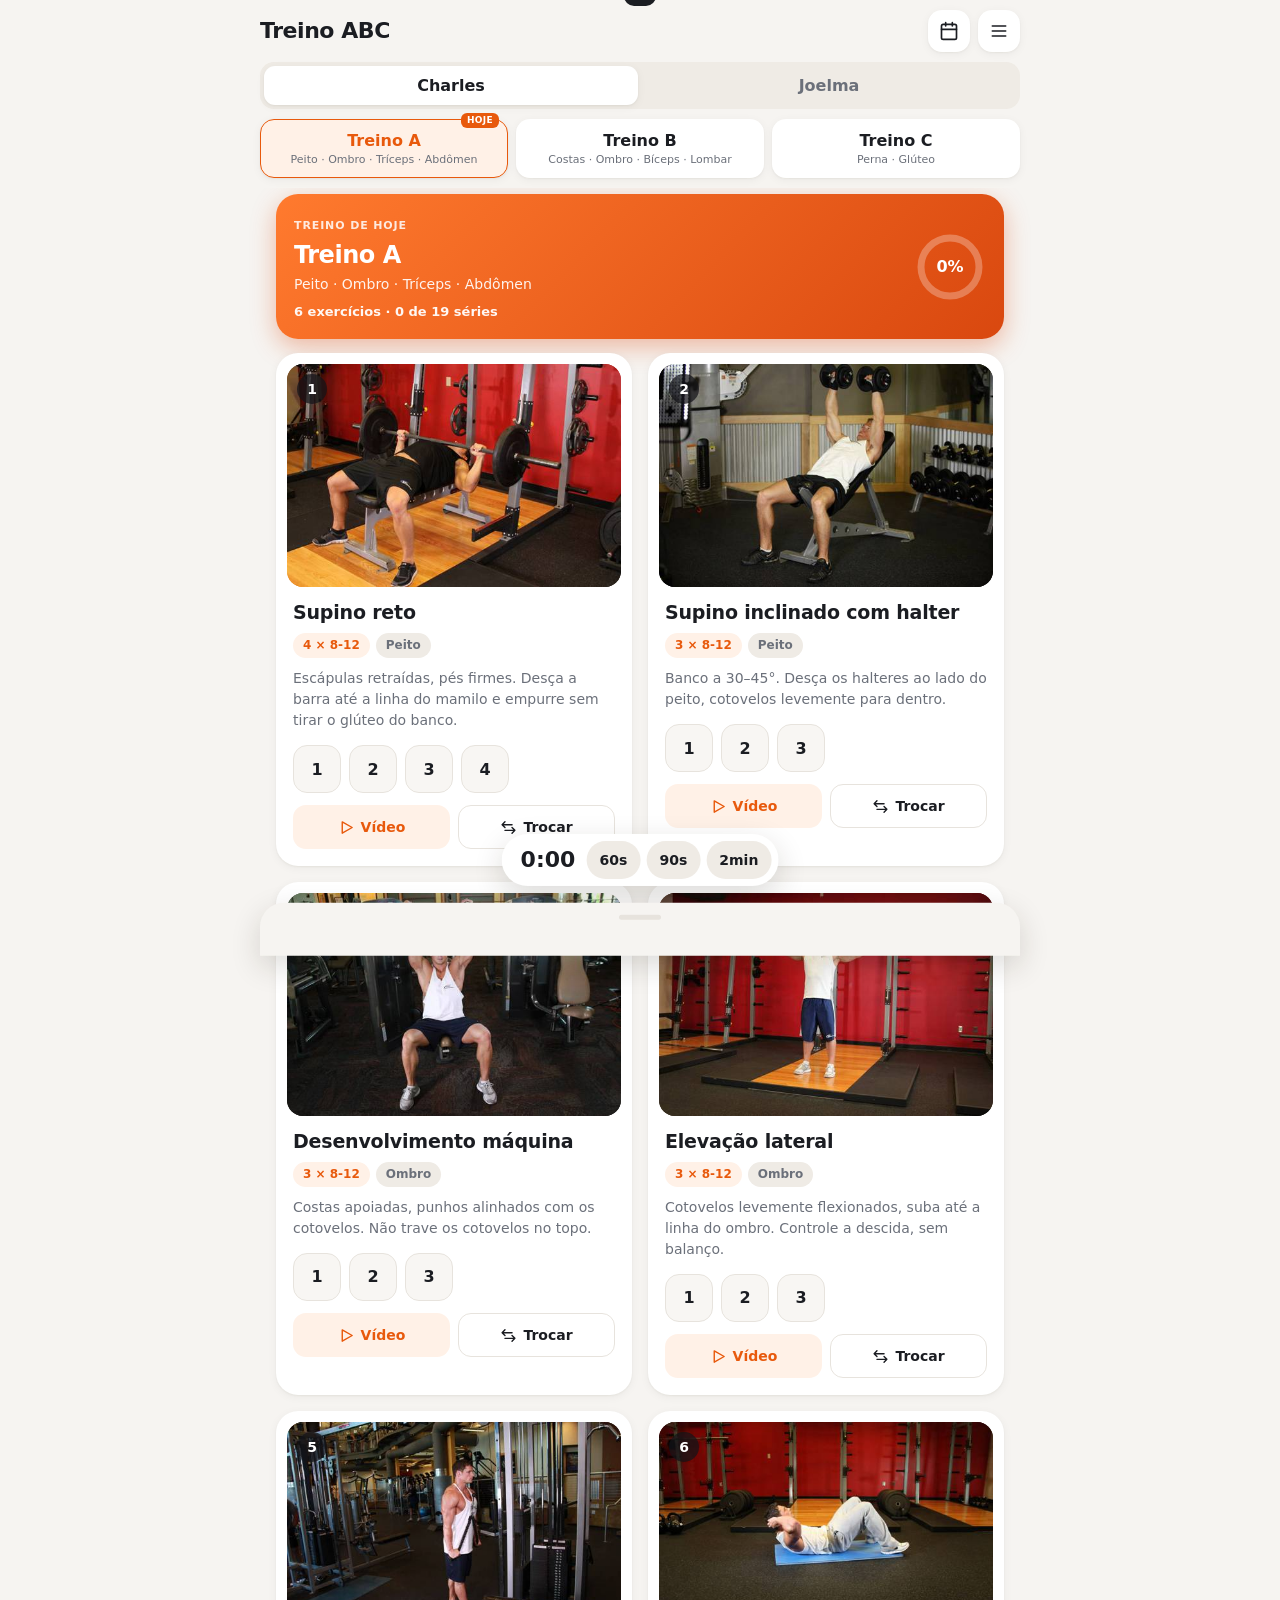
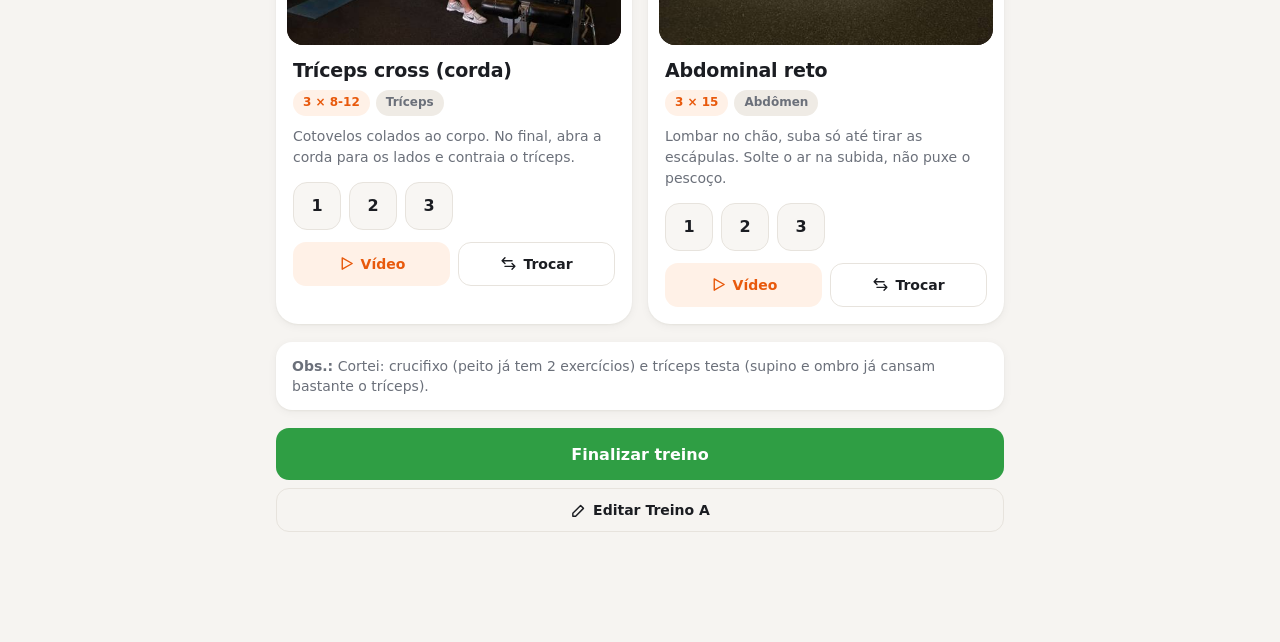
<file: treino/index.html>
<!doctype html>
<html lang="pt-BR">
<head>
<meta charset="utf-8">
<meta name="viewport" content="width=device-width, initial-scale=1, viewport-fit=cover">
<meta name="theme-color" content="#f6f4f1" id="themeColor">
<meta name="apple-mobile-web-app-capable" content="yes">
<meta name="mobile-web-app-capable" content="yes">
<meta name="apple-mobile-web-app-title" content="Treino">
<meta name="apple-mobile-web-app-status-bar-style" content="default">
<link rel="manifest" href="manifest.webmanifest">
<link rel="icon" href="icon-192.png?v=6">
<link rel="apple-touch-icon" href="apple-touch-icon.png?v=6">
<title>Nossos Treinos</title>
<script>
// Aplica o tema antes de desenhar a página, para não piscar.
try{var th=JSON.parse(localStorage.getItem("treino.v2")||"{}").theme;if(th==="light"||th==="dark")document.documentElement.dataset.theme=th}catch(e){}
</script>
<style>
:root{
  --bg:#f6f4f1;--card:#ffffff;--text:#1b1d22;--muted:#6b707a;--line:#e7e3dd;--chip:#efebe5;--soft:#f8f6f3;
  --accent:#e8590c;--accent-2:#c2410c;--accent-soft:#fff1e7;--on-accent:#ffffff;
  --ok:#2f9e44;--ok-soft:#e9f7ec;--danger:#e03131;--img:#ffffff;
  --hero-1:#ff7a2e;--hero-2:#d9480f;
  --shadow-sm:0 1px 2px rgba(40,30,20,.05),0 2px 10px rgba(40,30,20,.05);
  --shadow:0 10px 30px rgba(40,30,20,.16);--overlay:rgba(20,16,12,.45);--card-border:transparent;
}
@media (prefers-color-scheme: dark){
  :root:not([data-theme="light"]){
    --bg:#101114;--card:#1a1c21;--text:#eef0f3;--muted:#9ba1ab;--line:#2b2e35;--chip:#24272e;--soft:#15171b;
    --accent:#ff8a3d;--accent-2:#ff7a2e;--accent-soft:#2c1e14;--on-accent:#1b0e05;
    --ok:#5bd17a;--ok-soft:#18291d;--danger:#ff6b6b;--img:#ecedef;
    --hero-1:#b8460f;--hero-2:#7a2b0b;
    --shadow-sm:0 1px 2px rgba(0,0,0,.4);--shadow:0 10px 30px rgba(0,0,0,.55);--overlay:rgba(0,0,0,.6);--card-border:#262930;
  }
}
:root[data-theme="dark"]{
  --bg:#101114;--card:#1a1c21;--text:#eef0f3;--muted:#9ba1ab;--line:#2b2e35;--chip:#24272e;--soft:#15171b;
  --accent:#ff8a3d;--accent-2:#ff7a2e;--accent-soft:#2c1e14;--on-accent:#1b0e05;
  --ok:#5bd17a;--ok-soft:#18291d;--danger:#ff6b6b;--img:#ecedef;
  --hero-1:#b8460f;--hero-2:#7a2b0b;
  --shadow-sm:0 1px 2px rgba(0,0,0,.4);--shadow:0 10px 30px rgba(0,0,0,.55);--overlay:rgba(0,0,0,.6);--card-border:#262930;
}
*{box-sizing:border-box}
html,body{margin:0}
body{background:var(--bg);color:var(--text);font:16px/1.45 system-ui,-apple-system,"Segoe UI",Roboto,sans-serif;-webkit-tap-highlight-color:transparent;-webkit-font-smoothing:antialiased}
button,input,select,textarea{font:inherit;color:inherit}
button:disabled{opacity:.35}
.ico{width:20px;height:20px;stroke:currentColor;fill:none;stroke-width:2;stroke-linecap:round;stroke-linejoin:round;flex:none}
.wrap{max-width:760px;margin:0 auto}

/* Topo */
header{position:sticky;top:0;z-index:5;background:color-mix(in srgb,var(--bg) 88%,transparent);-webkit-backdrop-filter:blur(14px);backdrop-filter:blur(14px);padding:calc(10px + env(safe-area-inset-top)) 16px 10px}
.hdr{display:flex;align-items:center;gap:8px;margin-bottom:10px}
.hdr h1{font-size:22px;margin:0;flex:1;letter-spacing:-.02em;font-weight:800}
.iconbtn{width:42px;height:42px;border-radius:14px;border:0;background:var(--card);box-shadow:var(--shadow-sm);display:inline-flex;align-items:center;justify-content:center;cursor:pointer;position:relative}
.iconbtn .dot{position:absolute;top:8px;right:8px;width:8px;height:8px;border-radius:50%;background:var(--ok)}
.who{display:flex;gap:4px;background:var(--chip);border-radius:14px;padding:4px;margin-bottom:10px}
.who button{flex:1;border:0;border-radius:11px;background:transparent;color:var(--muted);font-weight:700;padding:8px;cursor:pointer;transition:background .2s}
.who button[aria-pressed="true"]{background:var(--card);color:var(--text);box-shadow:var(--shadow-sm)}
.tabs{display:flex;gap:8px}
.tab{flex:1;min-width:0;border:1.5px solid transparent;border-radius:14px;background:var(--card);box-shadow:var(--shadow-sm);color:var(--text);font-weight:700;padding:9px 6px;cursor:pointer;position:relative;text-align:center}
.tab small{display:block;font-weight:500;font-size:11px;color:var(--muted);white-space:nowrap;overflow:hidden;text-overflow:ellipsis}
.tab[aria-selected="true"]{border-color:var(--accent);background:var(--accent-soft);color:var(--accent)}
.tab .next{position:absolute;top:-7px;right:8px;font-size:9px;font-weight:800;color:var(--on-accent);background:var(--accent);border-radius:6px;padding:1px 6px;letter-spacing:.04em}

main{padding:6px 16px calc(110px + env(safe-area-inset-bottom))}

/* Resumo do treino */
.hero{display:flex;align-items:center;gap:14px;padding:18px;border-radius:22px;margin-bottom:14px;color:#fff;background:linear-gradient(135deg,var(--hero-1),var(--hero-2));box-shadow:0 8px 24px color-mix(in srgb,var(--hero-2) 35%,transparent)}
.hero .info{flex:1;min-width:0}
.hero small{font-size:11px;font-weight:800;letter-spacing:.08em;opacity:.85}
.hero h2{margin:2px 0 2px;font-size:24px;letter-spacing:-.02em}
.hero p{margin:0;font-size:14px;opacity:.92}
.hero .meta{margin-top:8px;font-size:13px;font-weight:600;opacity:.95}
.ring{width:72px;height:72px;flex:none;position:relative}
.ring svg{width:72px;height:72px;transform:rotate(-90deg)}
.ring circle{fill:none;stroke-width:7}
.ring .bgc{stroke:rgba(255,255,255,.28)}
.ring .fg{stroke:#fff;stroke-linecap:round;transition:stroke-dashoffset .4s}
.ring b{position:absolute;inset:0;display:flex;align-items:center;justify-content:center;font-size:16px}

.banner{display:flex;gap:10px;align-items:center;justify-content:space-between;margin:0 0 12px;padding:12px 14px;border-radius:16px;background:var(--card);box-shadow:var(--shadow-sm);font-size:14px}
.banner button{border:0;border-radius:11px;background:var(--accent);color:var(--on-accent);font-weight:700;padding:8px 14px;cursor:pointer;white-space:nowrap}
.banner .x{background:transparent;color:var(--muted);padding:8px}

/* Cartões de exercício */
.list{display:grid;gap:16px}
@media(min-width:700px){.list{grid-template-columns:1fr 1fr}}
.card{background:var(--card);border:1px solid var(--card-border);border-radius:22px;overflow:hidden;box-shadow:var(--shadow-sm);transition:box-shadow .2s}
.card.done{box-shadow:0 0 0 2px var(--ok),var(--shadow-sm)}
.media{position:relative;background:var(--img);aspect-ratio:3/2;cursor:pointer;margin:10px 10px 0;border-radius:16px;overflow:hidden}
.media img{position:absolute;inset:0;width:100%;height:100%;object-fit:contain;transition:opacity .3s}
.media img.b{opacity:0}
.media.f1 img.b{opacity:1}
.media iframe{position:absolute;inset:0;width:100%;height:100%;border:0;background:#000}
.media .noimg{position:absolute;inset:0;display:flex;align-items:center;justify-content:center;color:#777;font-weight:600;padding:20px;text-align:center}
.badge{position:absolute;top:10px;left:10px;width:30px;height:30px;border-radius:50%;background:rgba(20,20,24,.72);color:#fff;font-weight:800;font-size:14px;display:flex;align-items:center;justify-content:center}
.donechip{position:absolute;top:10px;right:10px;background:var(--ok);color:#fff;font-weight:800;font-size:12px;border-radius:999px;padding:4px 10px}
.paused-l{position:absolute;right:10px;bottom:10px;background:rgba(20,20,24,.72);color:#fff;font-size:12px;border-radius:8px;padding:2px 8px;display:none}
.media.paused .paused-l{display:block}
.body{padding:14px 16px 16px}
.body h2{font-size:19px;margin:0;letter-spacing:-.01em;line-height:1.25}
.chips{display:flex;flex-wrap:wrap;gap:6px;margin-top:8px}
.chip{font-size:12px;font-weight:700;border-radius:999px;padding:4px 10px;background:var(--chip);color:var(--muted)}
.chip.acc{background:var(--accent-soft);color:var(--accent)}
.chip.warn{background:#fff4d6;color:#9a6700}
:root[data-theme="dark"] .chip.warn{background:#3a2e10;color:#f5c451}
@media (prefers-color-scheme: dark){:root:not([data-theme="light"]) .chip.warn{background:#3a2e10;color:#f5c451}}
.tip{color:var(--muted);font-size:14px;margin:10px 0 14px;line-height:1.5}
.swapnote{display:flex;align-items:center;justify-content:space-between;gap:8px;margin-top:10px;padding:8px 10px;border-radius:12px;background:var(--soft);font-size:13px;color:var(--muted)}
.swapnote button{border:0;background:none;color:var(--accent);font-weight:700;cursor:pointer;padding:4px;white-space:nowrap}
.sets{display:flex;flex-wrap:wrap;gap:8px;margin-bottom:12px}
.set{width:48px;height:48px;border-radius:14px;border:1.5px solid var(--line);background:var(--soft);font-weight:700;font-size:16px;cursor:pointer;transition:transform .1s,background .2s}
.set:active{transform:scale(.94)}
.set.on{background:var(--ok);border-color:var(--ok);color:#fff}
.set.wide{width:auto;padding:0 18px}
.actions{display:flex;gap:8px}
.btn{flex:1;display:inline-flex;justify-content:center;align-items:center;gap:6px;min-height:44px;border-radius:13px;border:1.5px solid var(--line);background:transparent;font-size:14px;font-weight:700;text-decoration:none;cursor:pointer;color:var(--text);padding:0 12px}
.btn .ico{width:17px;height:17px}
.btn.primary{background:var(--accent-soft);border-color:transparent;color:var(--accent)}
.btn.solid{background:var(--accent);border-color:transparent;color:var(--on-accent)}
.btn.danger{color:var(--danger)}
.note{margin-top:18px;padding:14px 16px;border-radius:16px;background:var(--card);box-shadow:var(--shadow-sm);color:var(--muted);font-size:14px}
.editbar{display:flex;gap:8px;margin-bottom:12px}
.editbar:empty{display:none}
.edit{display:grid;grid-template-columns:1fr 1fr;gap:8px;margin:12px 0}
.edit label{font-size:12px;color:var(--muted);display:flex;flex-direction:column;gap:4px;font-weight:600}
.edit label.full{grid-column:1/-1}
.edit input{border:1.5px solid var(--line);background:var(--soft);border-radius:11px;padding:10px 12px;min-width:0;width:100%}
.order{display:flex;gap:6px}
.order .btn{flex:none;width:46px;padding:0}

/* Cronômetro */
.timer{position:fixed;left:50%;transform:translateX(-50%);bottom:calc(14px + env(safe-area-inset-bottom));z-index:9;display:flex;gap:6px;align-items:center;background:var(--card);border:1px solid var(--card-border);border-radius:999px;padding:6px 6px 6px 18px;box-shadow:var(--shadow);max-width:calc(100% - 32px)}
.timer .t{font-size:22px;font-weight:800;font-variant-numeric:tabular-nums;min-width:60px}
.timer .t.run{color:var(--accent)}
.pill{border:0;border-radius:999px;background:var(--chip);color:var(--text);font-weight:700;font-size:14px;padding:9px 13px;cursor:pointer}

/* Painel deslizante */
.overlay{position:fixed;inset:0;background:var(--overlay);z-index:20;opacity:0;pointer-events:none;transition:opacity .25s}
.overlay.show{opacity:1;pointer-events:auto}
.sheet{position:fixed;left:0;right:0;bottom:0;z-index:21;max-height:90vh;overflow:auto;background:var(--bg);border-radius:24px 24px 0 0;padding:8px 16px calc(24px + env(safe-area-inset-bottom));transform:translateY(105%);transition:transform .3s cubic-bezier(.2,.8,.2,1);max-width:760px;margin:0 auto;box-shadow:var(--shadow)}
.sheet.show{transform:none}
.grab{width:42px;height:5px;border-radius:3px;background:var(--line);margin:4px auto 12px}
.sheet h3{margin:2px 0 12px;font-size:19px;display:flex;justify-content:space-between;align-items:center;gap:8px}
.sheet h4{margin:20px 0 10px;font-size:12px;color:var(--muted);text-transform:uppercase;letter-spacing:.06em}
.close{border:0;background:var(--chip);border-radius:12px;width:36px;height:36px;cursor:pointer;font-size:16px;flex:none}
.current{display:flex;gap:12px;align-items:center;background:var(--card);box-shadow:var(--shadow-sm);border-radius:16px;padding:8px;margin-bottom:6px}
.current img{width:76px;height:52px;object-fit:contain;background:var(--img);border-radius:10px}
.current small{display:block;color:var(--muted);font-size:12px;font-weight:600}
.tiles{display:grid;grid-template-columns:1fr 1fr;gap:10px}
@media(min-width:560px){.tiles{grid-template-columns:repeat(3,1fr)}}
.tile{border:0;background:var(--card);box-shadow:var(--shadow-sm);border-radius:16px;padding:6px 6px 10px;text-align:left;cursor:pointer;display:flex;flex-direction:column;gap:6px}
.tile img{width:100%;aspect-ratio:4/3;object-fit:contain;background:var(--img);border-radius:11px}
.tile b{font-size:14px;line-height:1.25;padding:0 4px}
.tile small{font-size:12px;color:var(--muted);padding:0 4px}
.tile.orig{box-shadow:0 0 0 2px var(--accent),var(--shadow-sm)}
.opts{display:grid;gap:8px}
.opt{display:flex;gap:12px;align-items:center;width:100%;text-align:left;background:var(--card);border:0;box-shadow:var(--shadow-sm);border-radius:14px;padding:8px;cursor:pointer}
.opt img{width:72px;height:48px;object-fit:contain;background:var(--img);border-radius:9px;flex:none}
.opt b{display:block;font-size:15px}
.opt small{color:var(--muted);font-size:12px}
.preview .media{margin:0 0 14px}
.preview h2{margin:0;font-size:22px;letter-spacing:-.01em}
.compare{display:flex;align-items:center;gap:8px;margin:12px 0;padding:10px 12px;border-radius:14px;background:var(--card);box-shadow:var(--shadow-sm);font-size:14px}
.compare .arrow{color:var(--accent);font-weight:800}
.choice{display:grid;gap:8px;margin-top:14px}
.choice .btn{min-height:52px;flex-direction:column;gap:0}
.choice .btn small{font-weight:500;font-size:12px;opacity:.85}
.backlink{border:0;background:none;color:var(--accent);font-weight:700;padding:4px 0;cursor:pointer;display:inline-flex;align-items:center;gap:4px}
.seg{display:flex;gap:4px;background:var(--chip);border-radius:14px;padding:4px}
.seg button{flex:1;border:0;border-radius:11px;background:transparent;color:var(--muted);font-weight:700;padding:9px;cursor:pointer}
.seg button[aria-pressed="true"]{background:var(--card);color:var(--text);box-shadow:var(--shadow-sm)}
.row{display:flex;gap:8px;margin-top:8px}
.muted{color:var(--muted);font-size:14px}
.field{border:1.5px solid var(--line);background:var(--card);border-radius:12px;padding:10px 12px;width:100%;min-width:0}
.code{font-family:ui-monospace,Menlo,monospace;font-size:13px;word-break:break-all;background:var(--card);border-radius:12px;padding:10px 12px;box-shadow:var(--shadow-sm)}

/* Histórico */
.stats{display:grid;grid-template-columns:repeat(3,1fr);gap:8px;margin-bottom:12px}
.stat{background:var(--card);box-shadow:var(--shadow-sm);border-radius:16px;padding:12px 8px;text-align:center}
.stat b{display:block;font-size:24px;color:var(--accent)}
.stat span{font-size:12px;color:var(--muted)}
.calhead{display:flex;align-items:center;justify-content:space-between;margin:8px 0 10px}
.cal{display:grid;grid-template-columns:repeat(7,1fr);gap:5px;text-align:center}
.cal .dow{font-size:11px;color:var(--muted);padding:2px 0;font-weight:700}
.day{aspect-ratio:1;border-radius:12px;background:var(--card);display:flex;flex-direction:column;align-items:center;justify-content:center;font-size:12px;color:var(--muted)}
.day.empty{background:transparent}
.day.today{box-shadow:inset 0 0 0 1.5px var(--text)}
.day.has{background:var(--ok);color:#fff}
.day.has i{font-style:normal;font-weight:800;font-size:13px;line-height:1.1}
.log{display:grid;gap:6px;margin-top:8px}
.log div{display:flex;justify-content:space-between;background:var(--card);box-shadow:var(--shadow-sm);border-radius:12px;padding:10px 12px;font-size:14px}
.qtitle{margin:4px 0 6px;font-size:24px;letter-spacing:-.02em}
.wlist{display:grid;gap:6px}
.wrow{display:flex;align-items:center;gap:10px;background:var(--card);box-shadow:var(--shadow-sm);border-radius:14px;padding:6px 10px 6px 6px}
.wrow .n{width:22px;text-align:center;font-weight:800;color:var(--muted);font-size:13px;flex:none}
.wrow img,.wrow .noimg-s{width:58px;height:40px;object-fit:contain;background:var(--img);border-radius:8px;flex:none}
.wrow b{display:block;font-size:14px;line-height:1.25}
.wrow small{font-size:12px;color:var(--muted)}
.wrow.hl{box-shadow:0 0 0 2px var(--accent),var(--shadow-sm)}
.wrow.hl b{color:var(--accent)}
.changes{margin:0;padding:10px 14px 10px 30px;background:var(--card);box-shadow:var(--shadow-sm);border-radius:14px;font-size:14px;display:grid;gap:4px}
details.orig{background:var(--card);box-shadow:var(--shadow-sm);border-radius:14px;margin-bottom:8px;overflow:hidden}
details.orig summary{padding:12px 14px;font-weight:700;cursor:pointer}
details.orig summary small{font-weight:500;color:var(--muted);margin-left:6px}
details.orig .wlist{padding:0 8px 10px}
details.orig .wrow{box-shadow:none;background:var(--soft)}
.toggles{display:grid;gap:8px}
.tgl{display:flex;align-items:center;justify-content:space-between;gap:12px;width:100%;text-align:left;border:0;background:var(--card);box-shadow:var(--shadow-sm);border-radius:14px;padding:12px 14px;cursor:pointer}
.tgl b{display:block;font-size:15px}
.tgl small{color:var(--muted);font-size:12px}
.tgl i{flex:none;width:46px;height:28px;border-radius:999px;background:var(--line);position:relative;transition:background .2s}
.tgl i::after{content:"";position:absolute;top:3px;left:3px;width:22px;height:22px;border-radius:50%;background:#fff;box-shadow:0 1px 3px rgba(0,0,0,.25);transition:transform .2s}
.tgl[aria-checked="true"] i{background:var(--ok)}
.tgl[aria-checked="true"] i::after{transform:translateX(18px)}
.timer .t.flash{animation:flash .5s ease-in-out 5}
@keyframes flash{50%{color:var(--ok);transform:scale(1.15)}}
.btn.finish{min-height:52px;font-size:16px;background:var(--ok);border-color:transparent;color:#fff}
.btn.finish.done{background:var(--ok-soft);color:var(--ok)}
.sumhead{text-align:center;margin:-6px 0 14px}
.sumhead .emoji{font-size:46px;line-height:1}
.sumhead h2{margin:6px 0 2px;font-size:24px;letter-spacing:-.02em}
.sumhead.all h2{color:var(--ok)}
.sumhead p{margin:0;color:var(--muted);font-size:14px}
.wrow.ok .n{color:var(--ok)}
.toast{position:fixed;left:50%;top:calc(16px + env(safe-area-inset-top));transform:translateX(-50%) translateY(-150%);z-index:30;background:var(--text);color:var(--bg);border-radius:14px;padding:10px 16px;font-size:14px;font-weight:700;transition:transform .25s;max-width:calc(100% - 32px)}
.toast.show{transform:translateX(-50%) translateY(0)}
</style>
</head>
<body>
<header>
  <div class="wrap">
    <div class="hdr">
      <h1 id="h1">Treino</h1>
      <button class="iconbtn" id="openHist" aria-label="Histórico"><svg class="ico" viewBox="0 0 24 24"><rect x="3" y="4" width="18" height="18" rx="2"/><path d="M16 2v4M8 2v4M3 10h18"/></svg></button>
      <button class="iconbtn" id="openMenu" aria-label="Ajustes"><svg class="ico" viewBox="0 0 24 24"><path d="M4 6h16M4 12h16M4 18h16"/></svg><span class="dot" id="syncDot" hidden></span></button>
    </div>
    <div class="who" id="who"></div>
    <nav class="tabs" role="tablist" id="tabs"></nav>
  </div>
</header>
<main class="wrap">
  <section class="hero" id="hero"></section>
  <div id="banners"></div>
  <div class="editbar" id="editbar"></div>
  <div class="list" id="list"></div>
  <div id="after"></div>
</main>
<div class="timer" aria-label="Cronômetro de descanso">
  <span class="t" id="tt">0:00</span>
  <button class="pill" data-rest="60">60s</button>
  <button class="pill" data-rest="90">90s</button>
  <button class="pill" data-rest="120">2min</button>
</div>
<div class="overlay" id="overlay"></div>
<div class="sheet" id="sheet" role="dialog" aria-modal="true"><div class="grab"></div><div id="sheetBody"></div></div>
<div class="toast" id="toast"></div>
<script src="config.js?v=12"></script>
<script src="data.js?v=12"></script>
<script src="app.js?v=12"></script>
</body>
</html>
</file>
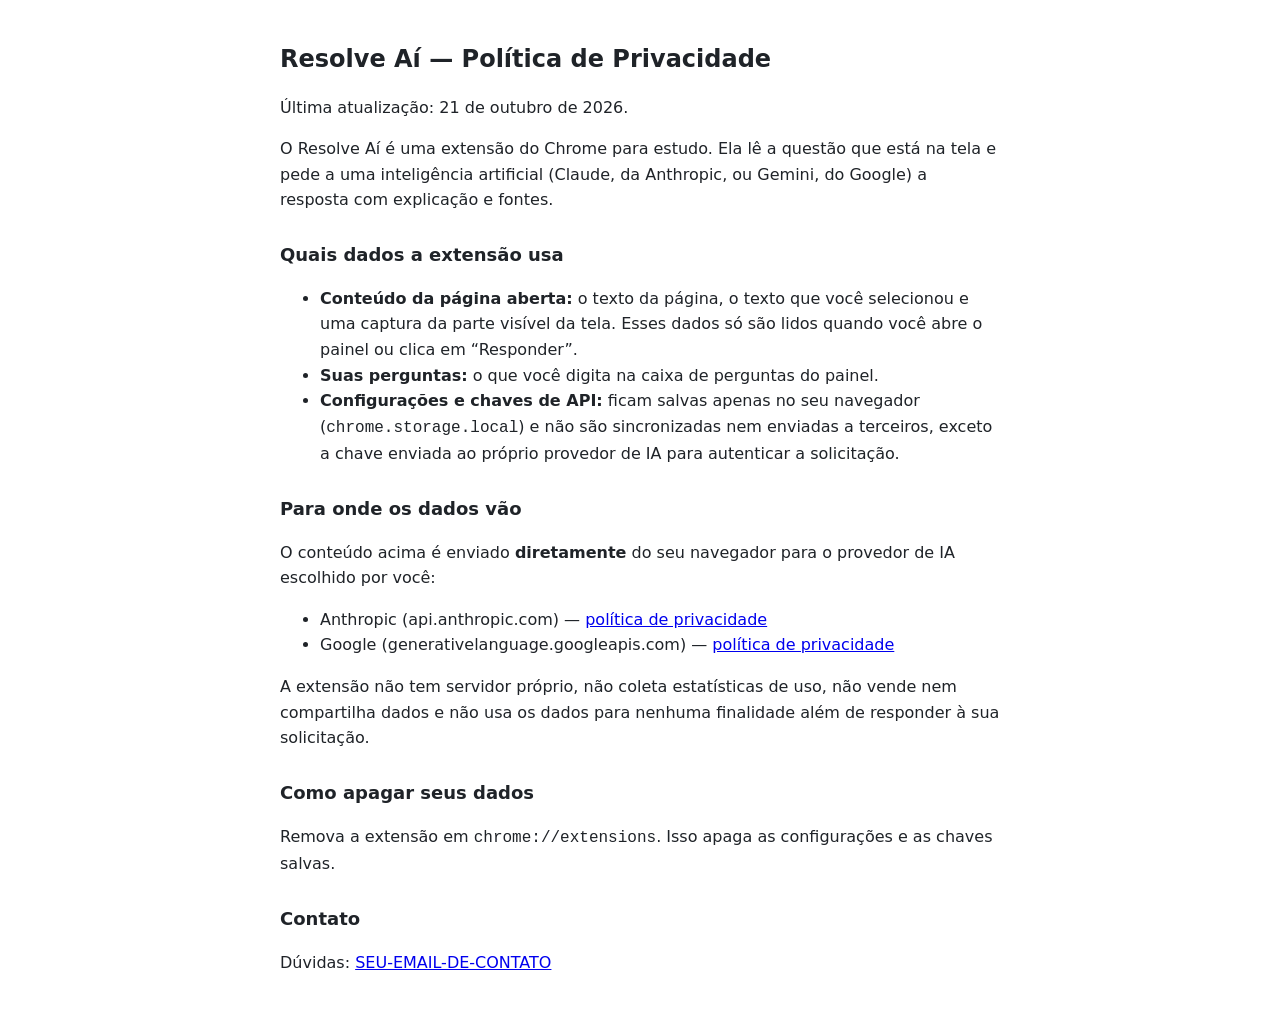
<file: docs/privacidade.html>
<!doctype html>
<html lang="pt-BR">
<head>
  <meta charset="utf-8">
  <meta name="viewport" content="width=device-width, initial-scale=1">
  <title>Resolve Aí — Política de Privacidade</title>
  <style>
    body { max-width: 720px; margin: 0 auto; padding: 24px 16px; font: 16px/1.6 system-ui, sans-serif; color: #1f2328; background: #fff; }
    h1 { font-size: 24px; } h2 { font-size: 18px; margin-top: 28px; }
    @media (prefers-color-scheme: dark) { body { color: #e6e6e6; background: #1e1f22; } a { color: #8ab4f8; } }
  </style>
</head>
<body>
  <h1>Resolve Aí — Política de Privacidade</h1>
  <p>Última atualização: 21 de outubro de 2026.</p>

  <p>O Resolve Aí é uma extensão do Chrome para estudo. Ela lê a questão que está na tela e pede a uma
  inteligência artificial (Claude, da Anthropic, ou Gemini, do Google) a resposta com explicação e fontes.</p>

  <h2>Quais dados a extensão usa</h2>
  <ul>
    <li><strong>Conteúdo da página aberta:</strong> o texto da página, o texto que você selecionou e uma captura
      da parte visível da tela. Esses dados só são lidos quando você abre o painel ou clica em “Responder”.</li>
    <li><strong>Suas perguntas:</strong> o que você digita na caixa de perguntas do painel.</li>
    <li><strong>Configurações e chaves de API:</strong> ficam salvas apenas no seu navegador
      (<code>chrome.storage.local</code>) e não são sincronizadas nem enviadas a terceiros, exceto a chave
      enviada ao próprio provedor de IA para autenticar a solicitação.</li>
  </ul>

  <h2>Para onde os dados vão</h2>
  <p>O conteúdo acima é enviado <strong>diretamente</strong> do seu navegador para o provedor de IA escolhido por você:</p>
  <ul>
    <li>Anthropic (api.anthropic.com) — <a href="https://www.anthropic.com/legal/privacy">política de privacidade</a></li>
    <li>Google (generativelanguage.googleapis.com) — <a href="https://policies.google.com/privacy">política de privacidade</a></li>
  </ul>
  <p>A extensão não tem servidor próprio, não coleta estatísticas de uso, não vende nem compartilha dados
  e não usa os dados para nenhuma finalidade além de responder à sua solicitação.</p>

  <h2>Como apagar seus dados</h2>
  <p>Remova a extensão em <code>chrome://extensions</code>. Isso apaga as configurações e as chaves salvas.</p>

  <h2>Contato</h2>
  <p>Dúvidas: <a href="mailto:SEU-EMAIL-DE-CONTATO">SEU-EMAIL-DE-CONTATO</a></p>
</body>
</html>
</file>
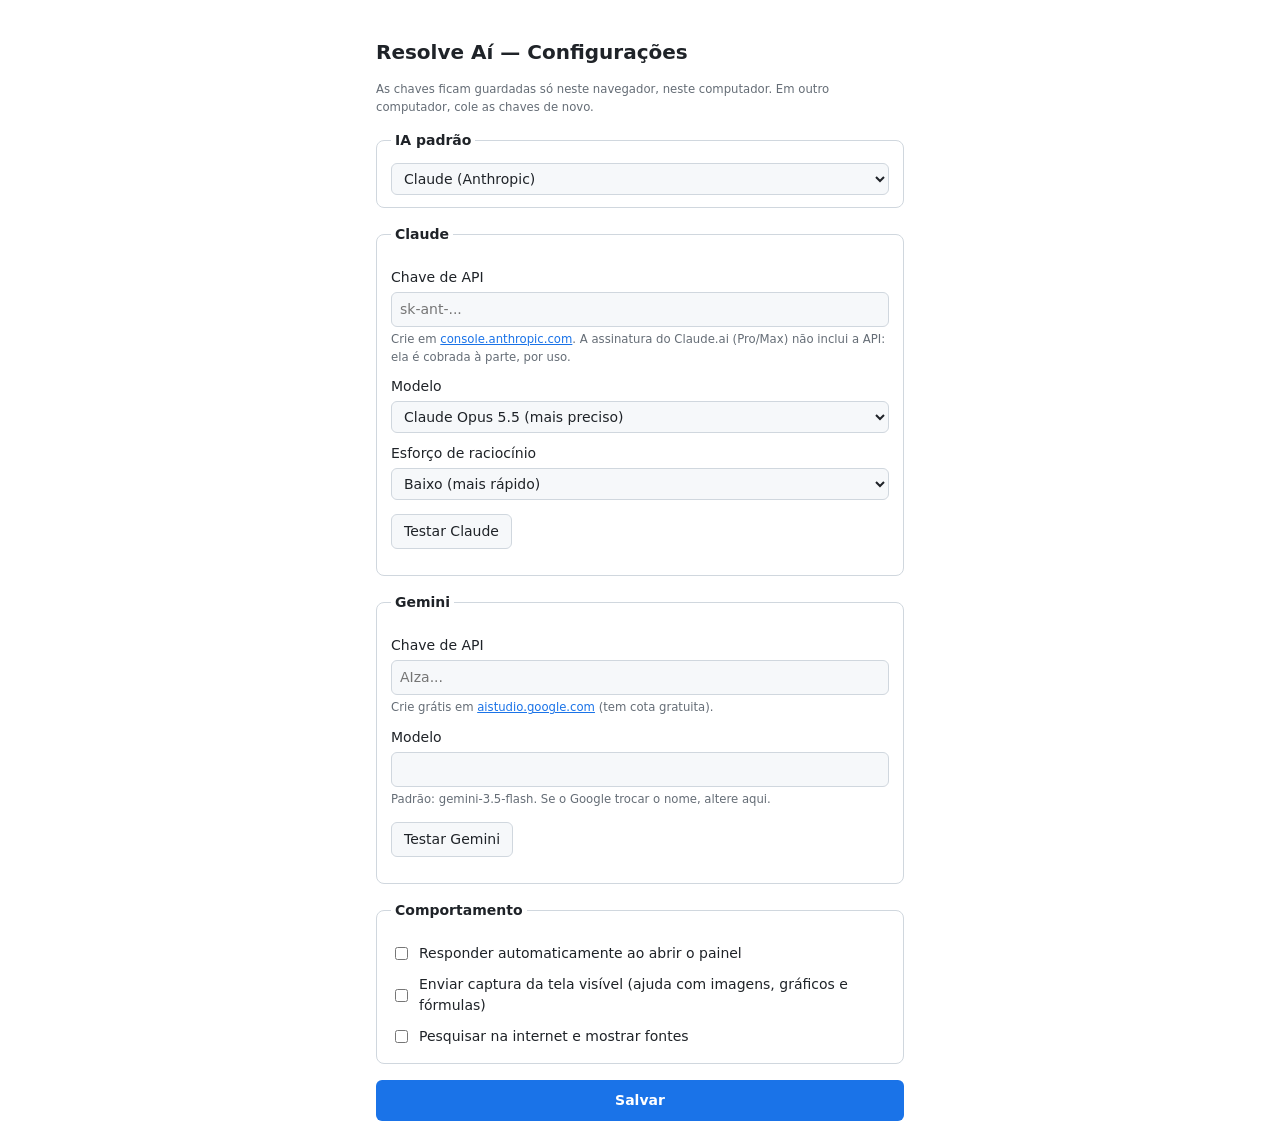
<file: extension/options.html>
<!doctype html>
<html lang="pt-BR">
<head>
  <meta charset="utf-8">
  <meta name="viewport" content="width=device-width, initial-scale=1">
  <title>Resolve Aí — Configurações</title>
  <link rel="stylesheet" href="styles.css">
</head>
<body>
  <form id="form" class="options">
    <h1>Resolve Aí — Configurações</h1>
    <p><small>As chaves ficam guardadas só neste navegador, neste computador. Em outro computador, cole as chaves de novo.</small></p>

    <fieldset>
      <legend>IA padrão</legend>
      <select id="provider">
        <option value="claude">Claude (Anthropic)</option>
        <option value="gemini">Gemini (Google)</option>
      </select>
    </fieldset>

    <fieldset>
      <legend>Claude</legend>
      <label for="claudeKey">Chave de API</label>
      <input id="claudeKey" type="password" autocomplete="off" placeholder="sk-ant-...">
      <small>Crie em <a href="https://console.anthropic.com/settings/keys" target="_blank" rel="noopener">console.anthropic.com</a>. A assinatura do Claude.ai (Pro/Max) não inclui a API: ela é cobrada à parte, por uso.</small>

      <label for="claudeModel">Modelo</label>
      <select id="claudeModel">
        <option value="claude-opus-5-5">Claude Opus 5.5 (mais preciso)</option>
        <option value="claude-sonnet-5-5">Claude Sonnet 5.5 (equilibrado)</option>
        <option value="claude-haiku-5-5">Claude Haiku 5.5 (mais rápido e barato)</option>
      </select>

      <label for="claudeEffort">Esforço de raciocínio</label>
      <select id="claudeEffort">
        <option value="low">Baixo (mais rápido)</option>
        <option value="medium">Médio</option>
        <option value="high">Alto (mais lento, para questões difíceis)</option>
      </select>
      <p><button type="button" class="secondary test" data-provider="claude">Testar Claude</button> <span class="test-result" data-for="claude"></span></p>
    </fieldset>

    <fieldset>
      <legend>Gemini</legend>
      <label for="geminiKey">Chave de API</label>
      <input id="geminiKey" type="password" autocomplete="off" placeholder="AIza...">
      <small>Crie grátis em <a href="https://aistudio.google.com/app/apikey" target="_blank" rel="noopener">aistudio.google.com</a> (tem cota gratuita).</small>

      <label for="geminiModel">Modelo</label>
      <input id="geminiModel" type="text" spellcheck="false">
      <small>Padrão: gemini-3.5-flash. Se o Google trocar o nome, altere aqui.</small>
      <p><button type="button" class="secondary test" data-provider="gemini">Testar Gemini</button> <span class="test-result" data-for="gemini"></span></p>
    </fieldset>

    <fieldset>
      <legend>Comportamento</legend>
      <label class="check"><input id="autoRun" type="checkbox"> Responder automaticamente ao abrir o painel</label>
      <label class="check"><input id="sendScreenshot" type="checkbox"> Enviar captura da tela visível (ajuda com imagens, gráficos e fórmulas)</label>
      <label class="check"><input id="webSearch" type="checkbox"> Pesquisar na internet e mostrar fontes</label>
    </fieldset>

    <button type="submit" class="primary">Salvar</button>
    <span id="saved" class="saved" hidden>Salvo ✓</span>
  </form>
  <script type="module" src="options.js"></script>
</body>
</html>
</file>
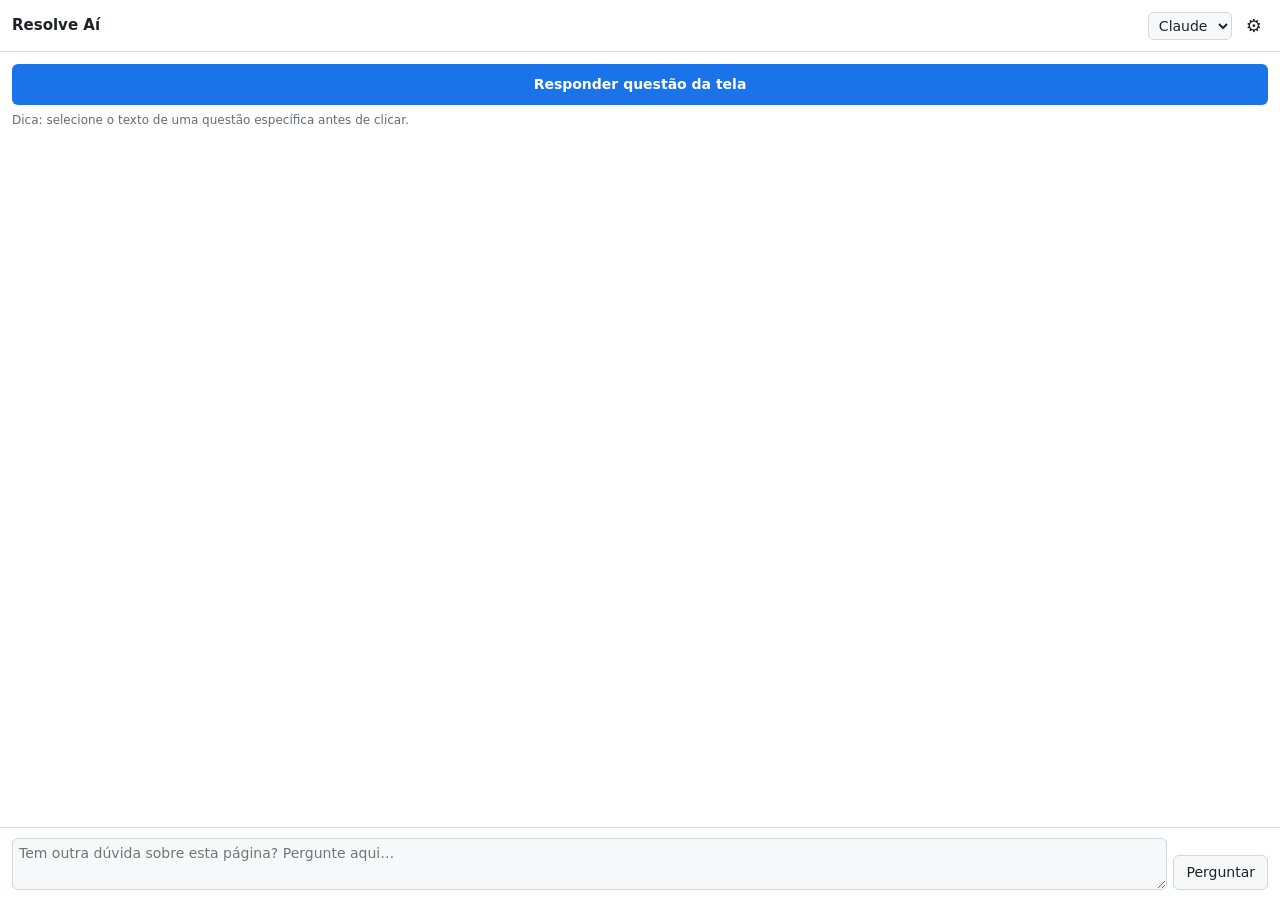
<file: extension/sidepanel.html>
<!doctype html>
<html lang="pt-BR">
<head>
  <meta charset="utf-8">
  <meta name="viewport" content="width=device-width, initial-scale=1">
  <title>Resolve Aí</title>
  <link rel="stylesheet" href="styles.css">
</head>
<body>
  <header class="bar">
    <strong class="brand">Resolve Aí</strong>
    <select id="provider" title="Qual IA usar">
      <option value="claude">Claude</option>
      <option value="gemini">Gemini</option>
    </select>
    <button id="settings" class="icon" title="Configurações">⚙</button>
  </header>

  <main>
    <button id="solve" class="primary">Responder questão da tela</button>
    <p class="hint">Dica: selecione o texto de uma questão específica antes de clicar.</p>

    <div id="status" class="status" hidden></div>
    <div id="error" class="error" hidden></div>
    <article id="result" class="result" hidden></article>
  </main>

  <footer class="ask">
    <textarea id="question" rows="2" placeholder="Tem outra dúvida sobre esta página? Pergunte aqui…"></textarea>
    <button id="send" class="secondary" title="Enviar (Ctrl+Enter)">Perguntar</button>
  </footer>

  <script type="module" src="sidepanel.js"></script>
</body>
</html>
</file>
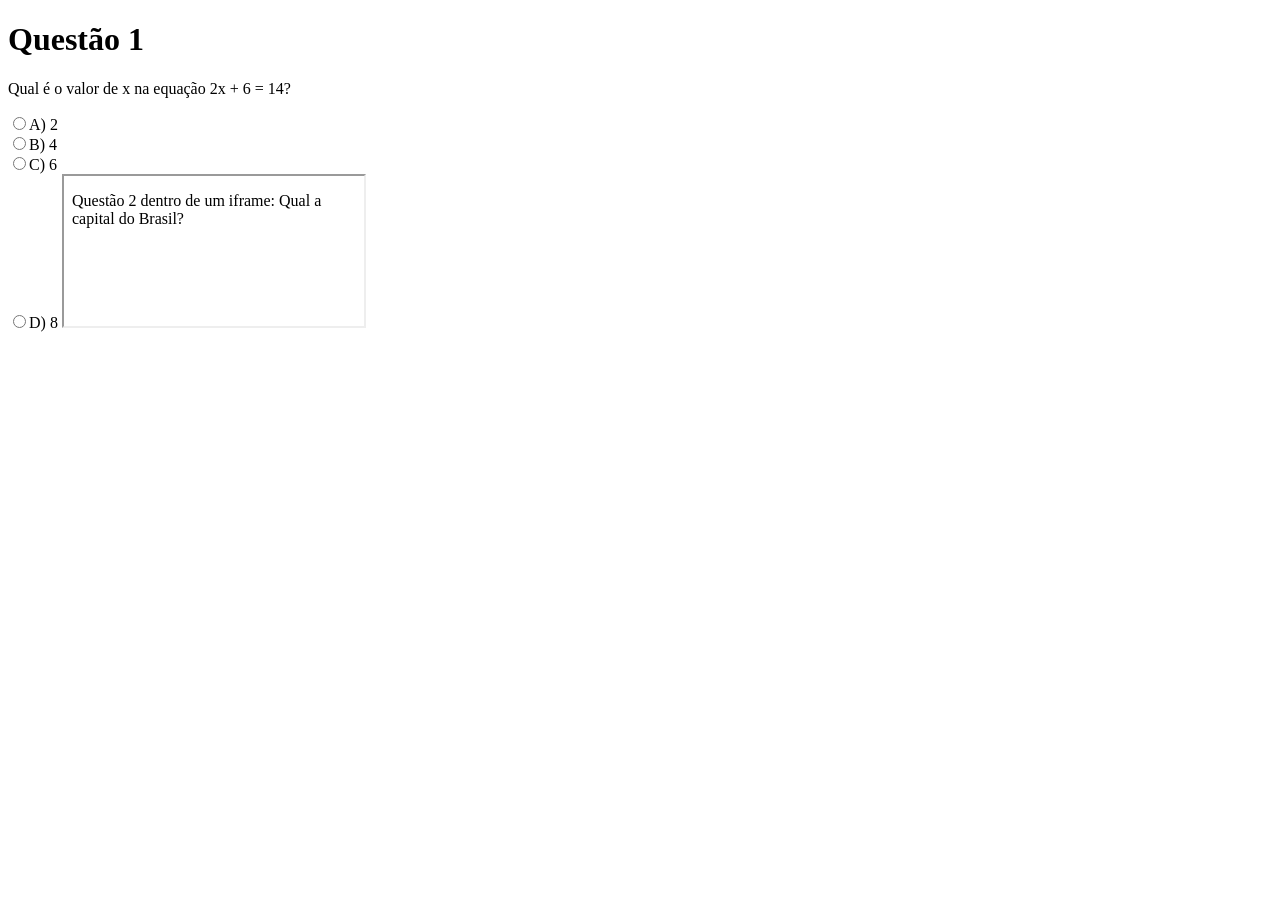
<file: tests/fixtures/quiz.html>
<!doctype html><html><head><meta charset="utf-8"><title>Quiz de Teste</title></head><body>
<h1>Questão 1</h1>
<p>Qual é o valor de x na equação 2x + 6 = 14?</p>
<label><input type="radio" name="q">A) 2</label><br>
<label><input type="radio" name="q">B) 4</label><br>
<label><input type="radio" name="q">C) 6</label><br>
<label><input type="radio" name="q">D) 8</label>
<iframe srcdoc="<p>Questão 2 dentro de um iframe: Qual a capital do Brasil?</p>"></iframe>
</body></html>
</file>
<file: extension/styles.css>
:root {
  --bg: #ffffff;
  --fg: #1f2328;
  --muted: #656d76;
  --border: #d0d7de;
  --panel: #f6f8fa;
  --accent: #1a73e8;
  --accent-fg: #ffffff;
  --answer: #e7f5ec;
  --answer-border: #2da44e;
  --error-bg: #ffebe9;
  --error-fg: #a40e26;
  color-scheme: light dark;
}

@media (prefers-color-scheme: dark) {
  :root {
    --bg: #1e1f22;
    --fg: #e6e6e6;
    --muted: #9da5ae;
    --border: #3a3d42;
    --panel: #2a2c30;
    --accent: #8ab4f8;
    --accent-fg: #0b1a33;
    --answer: #16301f;
    --answer-border: #3fb950;
    --error-bg: #3d1a1d;
    --error-fg: #ffa198;
  }
}

* { box-sizing: border-box; }

body {
  margin: 0;
  min-height: 100vh;
  display: flex;
  flex-direction: column;
  background: var(--bg);
  color: var(--fg);
  font: 14px/1.5 system-ui, -apple-system, "Segoe UI", Roboto, sans-serif;
}

.bar {
  display: flex;
  align-items: center;
  gap: 8px;
  padding: 10px 12px;
  border-bottom: 1px solid var(--border);
  position: sticky;
  top: 0;
  background: var(--bg);
}
.brand { flex: 1; font-size: 15px; }

select, textarea, input {
  font: inherit;
  color: var(--fg);
  background: var(--panel);
  border: 1px solid var(--border);
  border-radius: 6px;
  padding: 4px 6px;
}

button { font: inherit; cursor: pointer; border-radius: 6px; }
button:disabled { opacity: .55; cursor: default; }
button.icon { background: none; border: none; color: var(--fg); font-size: 18px; padding: 2px 6px; }
button.primary {
  width: 100%;
  padding: 10px;
  border: none;
  background: var(--accent);
  color: var(--accent-fg);
  font-weight: 600;
}
button.secondary {
  padding: 6px 12px;
  border: 1px solid var(--border);
  background: var(--panel);
  color: var(--fg);
}

main { flex: 1; padding: 12px; }
.hint { margin: 6px 0 12px; color: var(--muted); font-size: 12px; }

.status { display: flex; align-items: center; gap: 8px; color: var(--muted); margin: 8px 0; }
.spinner {
  width: 14px; height: 14px;
  border: 2px solid var(--border);
  border-top-color: var(--accent);
  border-radius: 50%;
  animation: spin .8s linear infinite;
}
@keyframes spin { to { transform: rotate(360deg); } }

.error {
  background: var(--error-bg);
  color: var(--error-fg);
  border-radius: 6px;
  padding: 10px;
  margin: 8px 0;
  white-space: pre-wrap;
}

.result h3 { font-size: 13px; text-transform: uppercase; letter-spacing: .04em; color: var(--muted); margin: 16px 0 6px; }
.result h3.answer-title { color: var(--answer-border); }
.result h3.answer-title + p,
.result h3.answer-title + ul,
.result h3.answer-title + ol {
  background: var(--answer);
  border-left: 3px solid var(--answer-border);
  padding: 8px 10px;
  border-radius: 4px;
  font-size: 15px;
  font-weight: 600;
  margin-top: 0;
}
.result p { margin: 6px 0; }
.result ul, .result ol { padding-left: 20px; margin: 6px 0; }
.result code { background: var(--panel); padding: 1px 4px; border-radius: 4px; }
.result a { color: var(--accent); word-break: break-word; }
.sources li { margin: 4px 0; }
.host { color: var(--muted); font-size: 12px; }
.meta { color: var(--muted); font-size: 11px; margin-top: 16px; }

.ask {
  display: flex;
  gap: 6px;
  align-items: flex-end;
  padding: 10px 12px;
  border-top: 1px solid var(--border);
  position: sticky;
  bottom: 0;
  background: var(--bg);
}
.ask textarea { flex: 1; resize: vertical; min-height: 38px; }

/* Página de configurações */
.options { max-width: 560px; margin: 0 auto; padding: 24px 16px; }
.options h1 { font-size: 20px; }
.options fieldset { border: 1px solid var(--border); border-radius: 8px; margin: 0 0 16px; padding: 12px 14px; }
.options legend { font-weight: 600; padding: 0 4px; }
.options label { display: block; margin: 10px 0 4px; }
.options input[type="text"], .options input[type="password"], .options select { width: 100%; padding: 6px 8px; }
.options .check { display: flex; gap: 8px; align-items: center; }
.options .check input { width: auto; }
.options small { color: var(--muted); display: block; margin-top: 4px; }
.options a { color: var(--accent); }
.saved { color: var(--answer-border); margin-left: 8px; }
.test-result { font-size: 12px; margin-left: 6px; }
.test-result.ok { color: var(--answer-border); }
.test-result.fail { color: var(--error-fg); }
.notice { color: var(--muted); font-size: 12px; border-left: 3px solid var(--border); padding-left: 8px; margin-top: 12px; }
.result hr { border: none; border-top: 1px solid var(--border); margin: 16px 0; }
</file>
